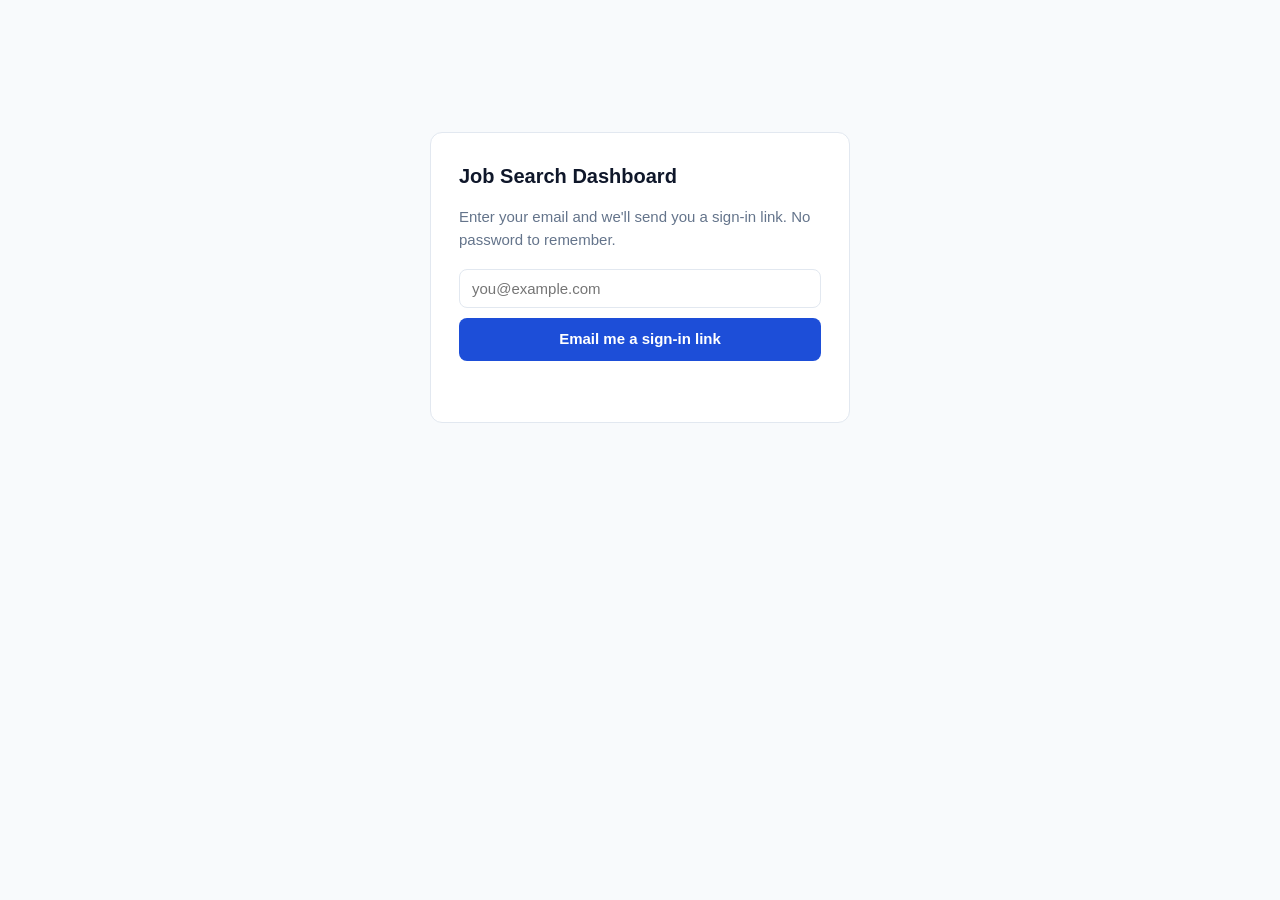
<file: index.html>
<!DOCTYPE html>
<html lang="en">
  <head>
    <meta charset="utf-8" />
    <meta name="viewport" content="width=device-width, initial-scale=1" />
    <meta name="robots" content="noindex, nofollow" />
    <!-- Inline so there is no favicon request to 404 on, and no extra file to serve. -->
    <link rel="icon" href="data:image/svg+xml,%3Csvg xmlns='http://www.w3.org/2000/svg' viewBox='0 0 16 16'%3E%3Crect width='16' height='16' rx='3' fill='%231d4ed8'/%3E%3C/svg%3E" />
    <title>Job Search Dashboard</title>
    <link rel="stylesheet" href="styles.css" />
  </head>
  <body>
    <main class="wrap">
      <!-- Sign-in view -->
      <section id="view-auth" class="card auth" hidden>
        <h1>Job Search Dashboard</h1>
        <p class="muted">
          Enter your email and we'll send you a sign-in link. No password to remember.
        </p>
        <form id="auth-form" autocomplete="on">
          <label class="sr-only" for="email">Email address</label>
          <input
            id="email"
            name="email"
            type="email"
            inputmode="email"
            autocomplete="email"
            placeholder="you@example.com"
            required
          />
          <button id="auth-submit" type="submit">Email me a sign-in link</button>
        </form>
        <p id="auth-msg" class="msg" role="status" aria-live="polite"></p>
      </section>

      <!-- Loading view -->
      <section id="view-loading" class="card centered" hidden>
        <p class="muted">Loading…</p>
      </section>

      <!-- Dashboard view -->
      <section id="view-app" hidden>
        <header class="topbar">
          <h1>Job Search Dashboard</h1>
          <div class="topbar-right">
            <span id="who" class="muted"></span>
            <button id="signout" class="link-btn" type="button">Sign out</button>
          </div>
        </header>

        <div id="stats" class="stats"></div>

        <div class="filters">
          <label class="sr-only" for="q">Search</label>
          <input id="q" type="search" placeholder="Search company or role…" />
          <div id="status-filters" class="chips"></div>
        </div>

        <div class="tablewrap">
          <table id="apps">
            <thead>
              <tr>
                <th>Company</th>
                <th>Role</th>
                <th>Status</th>
                <th>Date</th>
                <th class="num">Fit</th>
                <th>Documents</th>
              </tr>
            </thead>
            <tbody id="apps-body"></tbody>
          </table>
          <p id="empty" class="muted centered" hidden>No applications match this filter.</p>
        </div>

        <p id="app-msg" class="msg" role="status" aria-live="polite"></p>
        <footer class="foot muted">
          Documents open as short-lived private links. Nothing here is public.
        </footer>
      </section>
    </main>

    <script src="vendor/supabase.js"></script>
    <script src="config.js"></script>
    <script src="app.js"></script>
  </body>
</html>
</file>
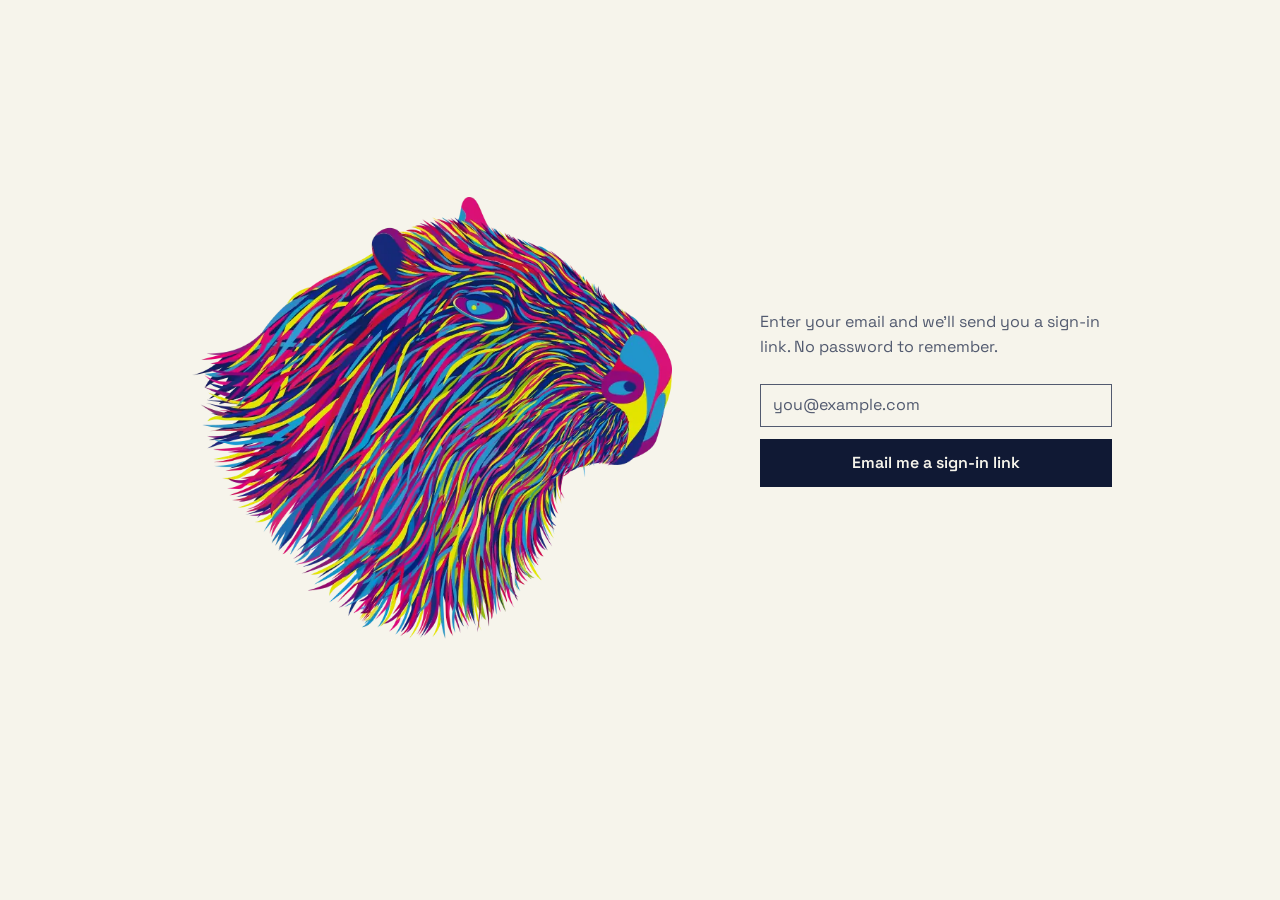
<file: public/index.html>
<!DOCTYPE html>
<html lang="en">
  <head>
    <meta charset="utf-8" />
    <meta name="viewport" content="width=device-width, initial-scale=1" />
    <meta name="robots" content="noindex, nofollow" />
    <meta name="color-scheme" content="light dark" />
    <!-- Inline so there is no favicon request to 404 on, and no extra file to serve. -->
    <link
      rel="icon"
      href="data:image/svg+xml,%3Csvg xmlns='http://www.w3.org/2000/svg' viewBox='0 0 16 16'%3E%3Crect width='16' height='16' fill='%230c1854'/%3E%3Crect x='3' y='3' width='10' height='10' fill='%23d8e400'/%3E%3C/svg%3E"
    />
    <title>Chigüire</title>
    <!-- The two faces the dashboard renders first: body text and the ledger data. The
         remaining weights load normally.

         The console will warn that the mono preload went unused. That is correct and
         intended: the sign-in screen has no figures on it, so mono 400 is genuinely
         idle there. Sign-in and dashboard are the same document, so by the time the
         magic link lands the face is already warm, which is when the ledger needs it.
         One idle request on a screen that fetches almost nothing buys that. -->
    <link
      rel="preload"
      href="fonts/space-grotesk-400-latin.woff2"
      as="font"
      type="font/woff2"
      crossorigin
    />
    <link
      rel="preload"
      href="fonts/jetbrains-mono-400-latin.woff2"
      as="font"
      type="font/woff2"
      crossorigin
    />
    <link rel="stylesheet" href="styles.css" />
  </head>
  <body>
    <a class="skip" href="#main">Skip to content</a>

    <!-- Sign-in view -->
    <main id="view-auth" class="wrap auth" hidden>
      <!-- The poster is the heading. Its alt text is the only place the word
           "Chigüire" appears on this screen. -->
      <h1 class="auth-mark-wrap">
        <img
          class="auth-mark"
          src="img/chiguire.webp"
          alt="Chigüire"
          width="680"
          height="625"
          decoding="async"
        />
      </h1>
      <div>
        <p>Enter your email and we'll send you a sign-in link. No password to remember.</p>
        <form id="auth-form" autocomplete="on">
          <label class="sr-only" for="email">Email address</label>
          <input
            id="email"
            name="email"
            type="email"
            inputmode="email"
            autocomplete="email"
            placeholder="you@example.com"
            required
          />
          <button id="auth-submit" class="btn" type="submit">Email me a sign-in link</button>
        </form>
        <p id="auth-msg" class="msg" role="status" aria-live="polite"></p>
      </div>
    </main>

    <!-- Loading view -->
    <div id="view-loading" class="wrap loading" hidden>
      <p class="t-label">Loading</p>
    </div>

    <!-- Dashboard view -->
    <div id="view-app" hidden>
      <header class="wrap masthead">
        <!--
          The h1 is the artwork. No wordmark: the drawing is the name, and a private
          dashboard has nobody to introduce itself to. The alt text is what carries
          "Chigüire" into the accessibility tree and the document outline, so it is
          the one place the word still has to exist.

          A 192px copy rather than the sign-in artwork, which is 100 KB and would be
          a poor trade for a 48px mark on a phone.
        -->
        <h1 class="masthead-mark">
          <img
            class="mast-mark"
            src="img/chiguire-mark.webp"
            alt="Chigüire"
            width="192"
            height="176"
            decoding="async"
          />
        </h1>
        <div class="masthead-right">
          <span id="who" class="muted"></span>
          <button id="signout" class="act" type="button">Sign out</button>
        </div>
      </header>

      <main id="main" class="wrap">
        <!-- Band 0: what the search has turned up. Scored but not written up — no
             documents exist yet, so there is nothing to open and nothing to send.
             It leads because on most days it is the only band with anything in it. -->
        <section class="band" id="shortlist-band" aria-labelledby="shortlist-h">
          <div class="band-head">
            <h2 id="shortlist-h">Worth a look</h2>
            <span id="shortlist-count" class="band-count"></span>
          </div>
          <p class="band-note">
            Ranked postings, best score first. Open the posting to read it; nothing has
            been drafted for these yet.
          </p>
          <div class="band-tools" id="shortlist-tools">
            <label class="sr-only" for="sq">Search company or role</label>
            <input id="sq" type="search" placeholder="Search company or role…" />
          </div>
          <ol class="queue-list" id="shortlist-list"></ol>
          <p id="shortlist-empty" class="empty" hidden>
            Nothing ranked yet. Postings show up here once they have been scored.
          </p>
        </section>

        <!-- Band 1: what is waiting on her. -->
        <section class="band" id="queue-band" aria-labelledby="queue-h">
          <div class="band-head">
            <h2 id="queue-h">Ready to send</h2>
            <span id="queue-count" class="band-count"></span>
          </div>
          <p class="band-note">
            Drafted packages, best fit first. Read the documents, then mark it sent or put
            it on hold.
          </p>
          <!-- A list, not a table. Five drafted packages are five decisions taken one at a
               time, not rows compared across columns, and as a table the two columns that
               read the same on every record (documents, actions) took a third of the width
               while the company and role wrapped. The history band below stays a table,
               where comparing across records is the whole point. -->
          <ol class="queue-list" id="queue-list"></ol>
          <p id="queue-empty" class="empty" hidden>
            Nothing drafted right now. New packages show up here as they're built.
          </p>
        </section>

        <!-- Band 2: what has already gone out. -->
        <section class="band" id="history-band" aria-labelledby="history-h">
          <div class="band-head">
            <h2 id="history-h">Out in the world</h2>
            <span id="history-count" class="band-count"></span>
          </div>
          <p class="band-note" id="history-note">Everything sent, most recent first.</p>

          <div class="band-tools" id="history-tools">
            <label class="sr-only" for="q">Search company or role</label>
            <input id="q" type="search" placeholder="Search company or role…" />
            <div
              id="status-filters"
              class="chips"
              role="group"
              aria-label="Filter by status"
            ></div>
          </div>

          <table class="ledger" id="history">
            <thead>
              <tr>
                <th scope="col">Company</th>
                <th scope="col">Role</th>
                <th scope="col">Status</th>
                <th scope="col">Last moved</th>
                <th scope="col" class="num">Fit</th>
                <th scope="col">Documents</th>
                <th scope="col">Feedback</th>
              </tr>
            </thead>
            <tbody id="history-body"></tbody>
          </table>
          <p id="history-empty" class="empty" hidden></p>
        </section>

        <!-- Band 3: the shape of the search. Drafts are excluded from every figure
             here, which is exactly why it sits under the history band and not in
             the page header. -->
        <section class="band" id="rates-band" aria-labelledby="rates-h">
          <div class="band-head">
            <h2 id="rates-h">Where it stands</h2>
          </div>
          <div id="rates" class="rates"></div>
        </section>

        <p id="app-msg" class="msg" role="status" aria-live="polite"></p>

        <footer class="foot">
          Documents open as short-lived private links. Nothing here is public. Marking
          something sent records a note for review; the status updates once that has been
          picked up.
        </footer>
      </main>
    </div>

    <script src="vendor/supabase.js"></script>
    <script src="config.js"></script>
    <script src="app.js"></script>
  </body>
</html>
</file>
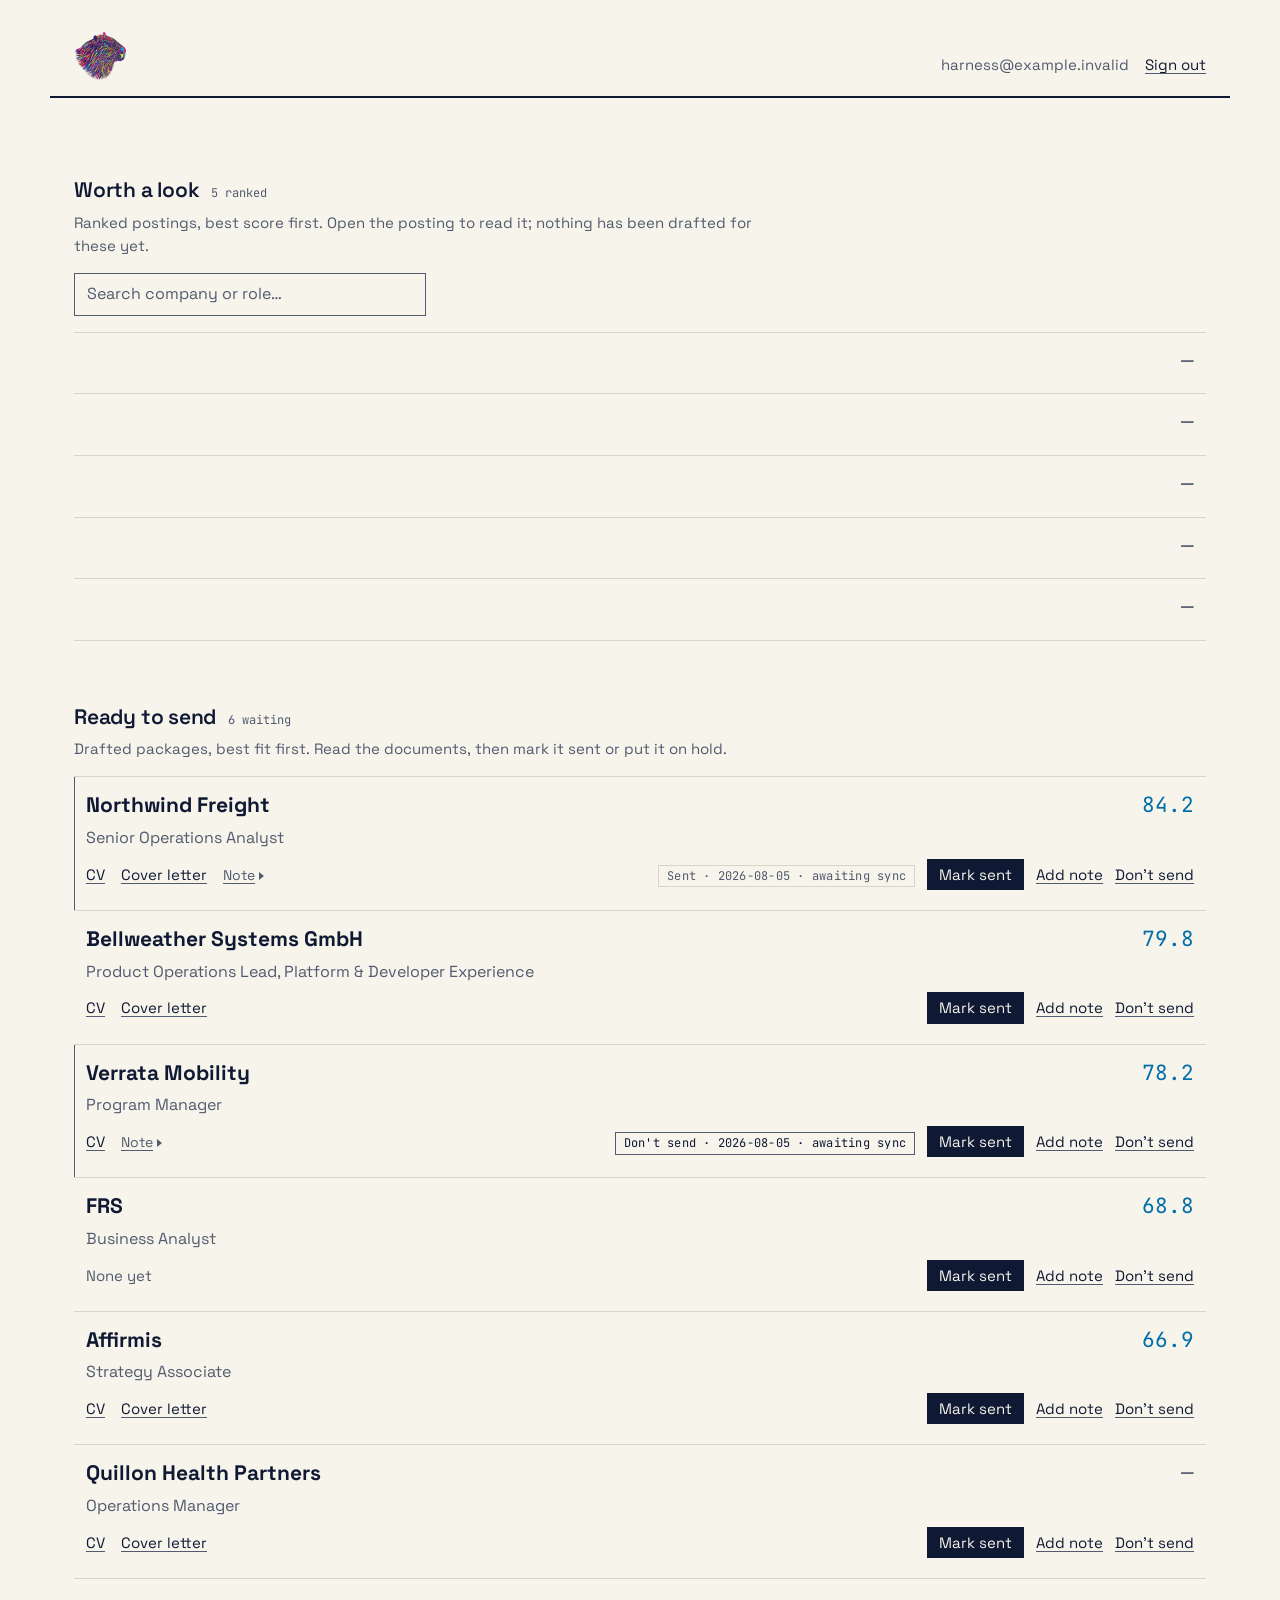
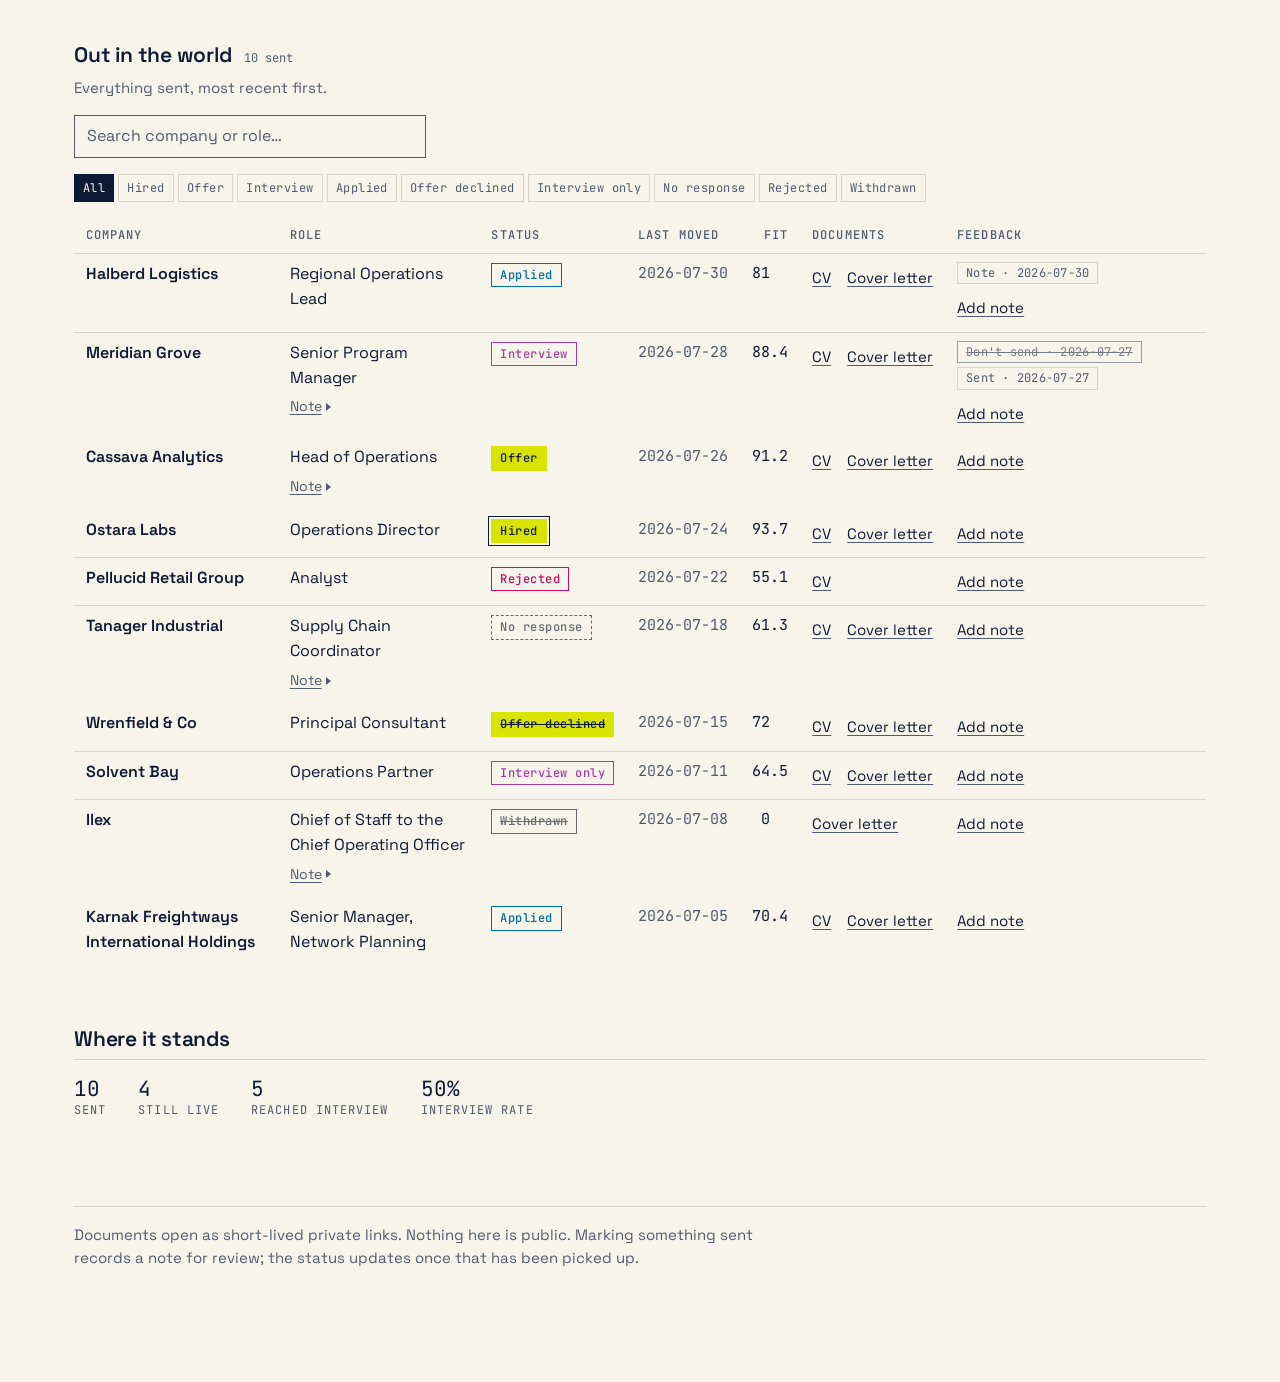
<file: dev/harness.html>
<!doctype html>
<!--
  Local render harness. Loads the real styles.css and app.js against fixture data,
  so the ledger can be looked at without a Supabase session.

  This exists because the dashboard was once redesigned end to end and shipped
  without anyone ever seeing the table with rows in it. Every browser check hit the
  sign-in screen, because that is all an unauthenticated page will show you. Run
  this before claiming a visual change is done.

  It lives outside public/ and is therefore never uploaded to Cloudflare. It holds
  no real data and no keys: the Supabase client is replaced wholesale, so nothing
  here can reach a live project even by accident.

    python3 -m http.server 8788      # from the repository root
    open http://localhost:8788/dev/harness.html

  Query string:
    ?empty      zero applications (the off-allowlist / new-account state)
    ?today      the everyday shape: all drafted, all noted, long roles, empty history
    ?error      the applications query fails
    ?offline    the transport rejects
    ?auth       the signed-out view
-->
<html lang="en">
  <head>
    <meta charset="utf-8" />
    <meta name="viewport" content="width=device-width, initial-scale=1" />
    <title>Chigüire — render harness</title>
    <link rel="stylesheet" href="../public/styles.css" />
    <script src="fixtures.js"></script>
    <script>
      (function () {
        'use strict';
        var q = window.location.search;
        var has = function (k) { return q.indexOf(k) !== -1; };

        window.APP_CONFIG = {
          SUPABASE_URL: 'https://harness.invalid',
          SUPABASE_PUBLISHABLE_KEY: 'harness',
          BUCKET: 'harness',
        };

        var apps = has('empty') ? []
          : has('today') ? window.FIXTURES.today.slice()
          : window.FIXTURES.applications.slice();
        // The real query orders by fit descending, nulls last. Reproduced here so the
        // queue band's "best fit first" claim is actually exercised by the harness.
        apps.sort(function (a, b) {
          if (a.fit_rating === null) return 1;
          if (b.fit_rating === null) return -1;
          return b.fit_rating - a.fit_rating;
        });

        var signals = window.FIXTURES.viewer_signals.slice();
        var nextId = 100;

        function result(table) {
          if (has('offline')) return Promise.reject(new Error('Failed to fetch'));
          if (has('error') && table === 'applications') {
            return Promise.resolve({ data: null, error: { message: 'permission denied for table applications' } });
          }
          return Promise.resolve({
            data: table === 'applications' ? apps : signals,
            error: null,
          });
        }

        // Chainable stub: select / order / insert all return the builder, and the
        // builder is a thenable, so it works wherever the real client is awaited.
        function builder(table) {
          var pending = null;
          var b = {
            select: function () { return b; },
            order: function () { return b; },
            insert: function (row) {
              pending = {
                id: 's' + nextId++,
                application_id: row.application_id,
                kind: row.kind,
                note: row.note || null,
                created_at: new Date().toISOString(),
                processed_at: null,
              };
              signals.push(pending);
              return b;
            },
            then: function (ok, bad) {
              var p = pending
                ? Promise.resolve({ data: [pending], error: null })
                : result(table);
              return p.then(ok, bad);
            },
            catch: function (bad) { return b.then(null, bad); },
          };
          return b;
        }

        var session = { user: { email: 'harness@example.invalid' } };

        window.supabase = {
          createClient: function () {
            return {
              from: builder,
              auth: {
                getSession: function () {
                  return Promise.resolve({ data: { session: has('auth') ? null : session } });
                },
                onAuthStateChange: function () {},
                signInWithOtp: function () { return Promise.resolve({ error: null }); },
                signOut: function () { return Promise.resolve({}); },
              },
              storage: {
                from: function () {
                  return {
                    createSignedUrl: function () {
                      return Promise.resolve({
                        data: null,
                        error: { message: 'harness: no storage bucket' },
                      });
                    },
                  };
                },
              },
            };
          },
        };
      })();
    </script>
  </head>
  <body>
    <!--
      index.html's body is injected at runtime rather than duplicated here, so the
      harness cannot drift from the page it is meant to be testing.
    -->
    <script>
      fetch('../public/index.html')
        .then(function (r) { return r.text(); })
        .then(function (html) {
          var doc = new DOMParser().parseFromString(html, 'text/html');
          // Rewrite the one relative asset reference so it resolves from /dev/.
          Array.prototype.forEach.call(doc.querySelectorAll('img[src]'), function (img) {
            img.setAttribute('src', '../public/' + img.getAttribute('src'));
          });
          document.body.innerHTML = doc.body.innerHTML;
          var s = document.createElement('script');
          s.src = '../public/app.js';
          document.body.appendChild(s);
        });
    </script>
  </body>
</html>
</file>
<file: styles.css>
:root {
  --bg: #f8fafc;
  --card: #ffffff;
  --ink: #0f172a;
  --muted: #64748b;
  --line: #e2e8f0;
  --accent: #1d4ed8;
  /* Status palette — mirrors /html-report. Draft is deliberately muted so an
     unsent package never reads as progress. */
  --s-drafted: #94a3b8;
  --s-applied: #3b82f6;
  --s-interview: #8b5cf6;
  --s-offer: #10b981;
  --s-hired: #059669;
  --s-rejected: #ef4444;
  --s-no_response: #cbd5e1;
  --s-withdrawn: #a1a1aa;
}

* { box-sizing: border-box; }

body {
  margin: 0;
  background: var(--bg);
  color: var(--ink);
  font: 15px/1.5 -apple-system, BlinkMacSystemFont, "Segoe UI", Roboto, Helvetica, Arial, sans-serif;
}

.wrap { max-width: 1100px; margin: 0 auto; padding: 24px 16px 64px; }
.centered { text-align: center; }
.muted { color: var(--muted); }
.sr-only {
  position: absolute; width: 1px; height: 1px; padding: 0; margin: -1px;
  overflow: hidden; clip: rect(0 0 0 0); white-space: nowrap; border: 0;
}

.card {
  background: var(--card);
  border: 1px solid var(--line);
  border-radius: 12px;
  padding: 28px;
}

.auth { max-width: 420px; margin: 12vh auto 0; }
.auth h1 { margin: 0 0 8px; font-size: 20px; }
.auth form { display: flex; flex-direction: column; gap: 10px; margin-top: 18px; }

input[type="email"], input[type="search"] {
  width: 100%;
  padding: 10px 12px;
  border: 1px solid var(--line);
  border-radius: 8px;
  font-size: 15px;
  background: #fff;
  color: var(--ink);
}
input:focus-visible, button:focus-visible {
  outline: 2px solid var(--accent);
  outline-offset: 2px;
}

button {
  font: inherit;
  cursor: pointer;
  border-radius: 8px;
}
#auth-submit {
  padding: 10px 12px;
  border: 0;
  background: var(--accent);
  color: #fff;
  font-weight: 600;
}
#auth-submit[disabled] { opacity: 0.6; cursor: default; }

.link-btn {
  border: 0; background: none; color: var(--accent); padding: 0; text-decoration: underline;
}

.msg { min-height: 1.4em; margin: 14px 0 0; font-size: 14px; }
.msg.err { color: #b91c1c; }
.msg.ok { color: #047857; }

.topbar {
  display: flex; align-items: baseline; justify-content: space-between;
  gap: 12px; flex-wrap: wrap; margin-bottom: 20px;
}
.topbar h1 { margin: 0; font-size: 20px; }
.topbar-right { display: flex; gap: 12px; align-items: baseline; font-size: 14px; }

.stats { display: grid; grid-template-columns: repeat(auto-fit, minmax(130px, 1fr)); gap: 12px; }
.stat {
  background: var(--card); border: 1px solid var(--line); border-radius: 10px; padding: 14px;
}
.stat .n { font-size: 24px; font-weight: 700; }
.stat .l { font-size: 12px; text-transform: uppercase; letter-spacing: 0.04em; color: var(--muted); }

.filters { display: flex; gap: 12px; flex-wrap: wrap; align-items: center; margin: 22px 0 12px; }
.filters input[type="search"] { max-width: 320px; }
.chips { display: flex; gap: 6px; flex-wrap: wrap; }
.chip {
  border: 1px solid var(--line); background: #fff; color: var(--muted);
  padding: 5px 10px; font-size: 13px;
}
.chip[aria-pressed="true"] { background: var(--ink); color: #fff; border-color: var(--ink); }

.tablewrap {
  background: var(--card); border: 1px solid var(--line); border-radius: 12px; overflow-x: auto;
}
table { width: 100%; border-collapse: collapse; font-size: 14px; }
th, td { text-align: left; padding: 11px 14px; border-bottom: 1px solid var(--line); vertical-align: top; }
th { font-size: 12px; text-transform: uppercase; letter-spacing: 0.04em; color: var(--muted); }
tbody tr:last-child td { border-bottom: 0; }
.num { text-align: right; }
td.num { text-align: right; font-variant-numeric: tabular-nums; }

.badge {
  display: inline-block; padding: 2px 8px; border-radius: 999px;
  font-size: 12px; font-weight: 600; color: #fff; white-space: nowrap;
}

.doc {
  display: inline-block; margin-right: 8px; color: var(--accent);
  background: none; border: 0; padding: 0; text-decoration: underline; font-size: 14px;
}
.doc[disabled] { color: var(--muted); text-decoration: none; cursor: default; }

.foot { margin-top: 18px; font-size: 13px; }

@media (prefers-color-scheme: dark) {
  :root { --bg: #0b1120; --card: #111827; --ink: #e5e7eb; --muted: #94a3b8; --line: #1f2937; --accent: #60a5fa; }
  input[type="email"], input[type="search"], .chip { background: #0b1120; color: var(--ink); }
  .chip[aria-pressed="true"] { background: var(--ink); color: #0b1120; }
  #auth-submit { color: #0b1120; }
}
</file>
<file: public/styles.css>
/* Chigüire — the Screenprint Ledger.
 *
 * A record kept on warm bone paper and printed in four saturated inks sampled from
 * the artwork. Flat by construction: no gradients, no shadows, no simulated depth,
 * no rounded corners. See DESIGN.md at the repo root for the system and its rules.
 *
 * Every status colour below is verified at WCAG 2.2 AA against the *sunk* ground
 * (--bg-sunk), not the page ground, because rows with pending feedback sit on the
 * sunk ground and that is the stricter case. Passing there implies passing on the
 * page ground too, since paper is lighter than sunk and raised is lighter than night.
 */

/* ---------- fonts ---------- */
/* Self-hosted, woff2 only, no third-party CDN: this is a private dashboard and it
   should not phone anywhere it does not have to. */

@font-face {
  font-family: 'Space Grotesk';
  font-style: normal;
  font-weight: 400;
  font-display: swap;
  src: url('fonts/space-grotesk-400-latin.woff2') format('woff2');
  unicode-range: U+0000-00FF, U+0131, U+0152-0153, U+02BB-02BC, U+02C6, U+02DA,
    U+02DC, U+0304, U+0308, U+0329, U+2000-206F, U+20AC, U+2122, U+2191, U+2193,
    U+2212, U+2215, U+FEFF, U+FFFD;
}
@font-face {
  font-family: 'Space Grotesk';
  font-style: normal;
  font-weight: 400;
  font-display: swap;
  src: url('fonts/space-grotesk-400-latin-ext.woff2') format('woff2');
  unicode-range: U+0100-02BA, U+02BD-02C5, U+02C7-02CC, U+02CE-02D7, U+02DD-02FF,
    U+1D00-1DBF, U+1E00-1E9F, U+1EF2-1EFF, U+2020, U+20A0-20AB, U+20AD-20C0,
    U+2113, U+2C60-2C7F, U+A720-A7FF;
}
@font-face {
  font-family: 'Space Grotesk';
  font-style: normal;
  font-weight: 600;
  font-display: swap;
  src: url('fonts/space-grotesk-600-latin.woff2') format('woff2');
  unicode-range: U+0000-00FF, U+0131, U+0152-0153, U+02BB-02BC, U+02C6, U+02DA,
    U+02DC, U+0304, U+0308, U+0329, U+2000-206F, U+20AC, U+2122, U+2191, U+2193,
    U+2212, U+2215, U+FEFF, U+FFFD;
}
@font-face {
  font-family: 'Space Grotesk';
  font-style: normal;
  font-weight: 600;
  font-display: swap;
  src: url('fonts/space-grotesk-600-latin-ext.woff2') format('woff2');
  unicode-range: U+0100-02BA, U+02BD-02C5, U+02C7-02CC, U+02CE-02D7, U+02DD-02FF,
    U+1D00-1DBF, U+1E00-1E9F, U+1EF2-1EFF, U+2020, U+20A0-20AB, U+20AD-20C0,
    U+2113, U+2C60-2C7F, U+A720-A7FF;
}
@font-face {
  font-family: 'Space Grotesk';
  font-style: normal;
  font-weight: 700;
  font-display: swap;
  src: url('fonts/space-grotesk-700-latin.woff2') format('woff2');
  unicode-range: U+0000-00FF, U+0131, U+0152-0153, U+02BB-02BC, U+02C6, U+02DA,
    U+02DC, U+0304, U+0308, U+0329, U+2000-206F, U+20AC, U+2122, U+2191, U+2193,
    U+2212, U+2215, U+FEFF, U+FFFD;
}
@font-face {
  font-family: 'Space Grotesk';
  font-style: normal;
  font-weight: 700;
  font-display: swap;
  src: url('fonts/space-grotesk-700-latin-ext.woff2') format('woff2');
  unicode-range: U+0100-02BA, U+02BD-02C5, U+02C7-02CC, U+02CE-02D7, U+02DD-02FF,
    U+1D00-1DBF, U+1E00-1E9F, U+1EF2-1EFF, U+2020, U+20A0-20AB, U+20AD-20C0,
    U+2113, U+2C60-2C7F, U+A720-A7FF;
}
@font-face {
  font-family: 'JetBrains Mono';
  font-style: normal;
  font-weight: 400;
  font-display: swap;
  src: url('fonts/jetbrains-mono-400-latin.woff2') format('woff2');
  unicode-range: U+0000-00FF, U+0131, U+0152-0153, U+02BB-02BC, U+02C6, U+02DA,
    U+02DC, U+0304, U+0308, U+0329, U+2000-206F, U+20AC, U+2122, U+2191, U+2193,
    U+2212, U+2215, U+FEFF, U+FFFD;
}
@font-face {
  font-family: 'JetBrains Mono';
  font-style: normal;
  font-weight: 400;
  font-display: swap;
  src: url('fonts/jetbrains-mono-400-latin-ext.woff2') format('woff2');
  unicode-range: U+0100-02BA, U+02BD-02C5, U+02C7-02CC, U+02CE-02D7, U+02DD-02FF,
    U+1D00-1DBF, U+1E00-1E9F, U+1EF2-1EFF, U+2020, U+20A0-20AB, U+20AD-20C0,
    U+2113, U+2C60-2C7F, U+A720-A7FF;
}
@font-face {
  font-family: 'JetBrains Mono';
  font-style: normal;
  font-weight: 500;
  font-display: swap;
  src: url('fonts/jetbrains-mono-500-latin.woff2') format('woff2');
  unicode-range: U+0000-00FF, U+0131, U+0152-0153, U+02BB-02BC, U+02C6, U+02DA,
    U+02DC, U+0304, U+0308, U+0329, U+2000-206F, U+20AC, U+2122, U+2191, U+2193,
    U+2212, U+2215, U+FEFF, U+FFFD;
}
@font-face {
  font-family: 'JetBrains Mono';
  font-style: normal;
  font-weight: 500;
  font-display: swap;
  src: url('fonts/jetbrains-mono-500-latin-ext.woff2') format('woff2');
  unicode-range: U+0100-02BA, U+02BD-02C5, U+02C7-02CC, U+02CE-02D7, U+02DD-02FF,
    U+1D00-1DBF, U+1E00-1E9F, U+1EF2-1EFF, U+2020, U+20A0-20AB, U+20AD-20C0,
    U+2113, U+2C60-2C7F, U+A720-A7FF;
}

/* ---------- tokens ---------- */

:root {
  /* Inks sampled from the artwork. Primitives — don't reference these in rules. */
  --paper: #f6f4eb;
  --paper-sunk: #edeade;
  --paper-ink: #101934;
  --paper-muted: #525a6f;
  --paper-rule: #d7d4ca;
  --night: #080f24;
  --night-raised: #111d47;
  --night-ink: #eae8df;
  --night-muted: #9ea4b5;
  --night-rule: #28324d;
  --acid: #d8e400;

  /* Semantic layer. Only these get redefined for the night theme. */
  --bg: var(--paper);
  --bg-sunk: var(--paper-sunk);
  --fg: var(--paper-ink);
  --fg-muted: var(--paper-muted);
  --line: var(--paper-rule);
  /* Fit reuses the status cyan rather than adding a value: no fifth ink, and no second
     shade of an existing one. The two never share a band — the queue has no status
     badges (everything in it is drafted) and in the history band fit is a grey
     footnote — so cyan reads as one ink doing two jobs in two places, not two inks.
     Measured as text: 5.02:1 on paper, 5.36:1 on night. */
  --fit: var(--st-applied);

  --st-drafted: #646975;
  --st-applied: #006ea8;
  --st-interview: #a93c9b;
  --st-interview_only: #a93c9b;
  --st-rejected: #cd0d5b;
  --st-no_response: #666970;
  --st-withdrawn: #66696f;
  /* Offer, Offer declined and Hired are acid fill with ink on top — 12.40:1 — and
     are the only three states that carry acid. See the Acid Reserve Rule. */

  /* 4pt spacing scale. */
  --s-1: 4px;
  --s-2: 8px;
  --s-3: 12px;
  --s-4: 16px;
  --s-6: 24px;
  --s-8: 32px;
  --s-12: 48px;
  --s-16: 64px;
  --s-24: 96px;

  /* Five type sizes, ratios 1.75 / 1.52 / 1.31 / 1.33. */
  --t-display: 3.5rem;
  --t-headline: 2rem;
  --t-title: 1.3125rem;
  --t-body: 1rem;
  --t-label: 0.75rem;

  --grotesk: 'Space Grotesk', ui-sans-serif, system-ui, sans-serif;
  --mono: 'JetBrains Mono', ui-monospace, 'SF Mono', Menlo, Consolas, monospace;

  --ease: cubic-bezier(0.22, 1, 0.36, 1); /* ease-out-quint */
}

@media (prefers-color-scheme: dark) {
  :root {
    --bg: var(--night);
    --bg-sunk: var(--night-raised);
    --fg: var(--night-ink);
    --fg-muted: var(--night-muted);
    --line: var(--night-rule);
    /* --fit follows --st-applied and needs no night value of its own. */

    --st-drafted: #858894;
    --st-applied: #2090cb;
    --st-interview: #cb5ebd;
    --st-interview_only: #cb5ebd;
    --st-rejected: #f4427a;
    --st-no_response: #85888f;
    --st-withdrawn: #85888e;
  }
}

/* ---------- base ---------- */

*,
*::before,
*::after {
  box-sizing: border-box;
}

html {
  color-scheme: light dark;
}

/* The narrow breakpoint re-declares `display` on tables, rows and cells, which would
   otherwise beat the UA stylesheet's [hidden] rule. */
[hidden] {
  display: none !important;
}

body {
  margin: 0;
  background: var(--bg);
  color: var(--fg);
  font-family: var(--grotesk);
  font-size: var(--t-body);
  line-height: 1.55;
  padding-left: env(safe-area-inset-left);
  padding-right: env(safe-area-inset-right);
}

/* Left unstyled, the browser default is a blue that belongs to no part of this
   palette, and it turns up constantly because selecting a company name to paste
   into a search is a thing she actually does. Acid ground under paper ink is the
   same pairing the offer badge uses, and it is fixed rather than theme-derived for
   the same reason the badge is: acid is only ever a ground. */
::selection {
  background: var(--acid);
  color: var(--paper-ink);
}

/* Light text on a dark ground blooms and reads heavier than it measures. Open the
   leading and tracking slightly rather than reaching for a lighter weight. */
@media (prefers-color-scheme: dark) {
  body {
    line-height: 1.62;
    letter-spacing: 0.008em;
  }
}

h1,
h2 {
  margin: 0;
  font-weight: 700;
  line-height: 1.15;
  text-wrap: balance;
}

p {
  margin: 0;
}

.wrap {
  max-width: 1180px;
  margin: 0 auto;
}
/* Zero specificity so component classes (.masthead, .loading) can override a single
   edge without having to restate the whole shorthand at every breakpoint. */
:where(.wrap) {
  padding: var(--s-8) var(--s-6) var(--s-24);
}

.sr-only {
  position: absolute;
  width: 1px;
  height: 1px;
  padding: 0;
  margin: -1px;
  overflow: hidden;
  clip-path: inset(50%);
  white-space: nowrap;
  border: 0;
}

.skip {
  position: absolute;
  left: var(--s-3);
  top: -4rem;
  z-index: 10;
  background: var(--fg);
  color: var(--bg);
  padding: var(--s-2) var(--s-3);
  font-weight: 600;
  text-decoration: none;
  transition: top 120ms var(--ease);
}
.skip:focus {
  top: var(--s-3);
}

:where(a, button, input, textarea, summary):focus-visible {
  outline: 2px solid var(--fg);
  outline-offset: 2px;
}

.muted {
  color: var(--fg-muted);
}

/* ---------- type roles ---------- */

.t-label {
  font-family: var(--mono);
  font-size: var(--t-label);
  font-weight: 500;
  letter-spacing: 0.09em;
  text-transform: uppercase;
  color: var(--fg-muted);
}

/* Mono runs optically larger than the grotesk at the same nominal size. The 0.94
   step is an optical size-match, not a sixth step in the scale. It is declared at
   each site rather than through a shared class because the three that use it
   (td.num, .cell-date, .noteform .count) each pair it with different colour and
   alignment, and a utility class would have been overridden at all three. */

/* ---------- controls ---------- */

button {
  font: inherit;
  color: inherit;
  cursor: pointer;
  border-radius: 0;
}

.btn {
  background: var(--fg);
  color: var(--bg);
  border: 0;
  padding: var(--s-3) var(--s-4);
  font-weight: 600;
  transition: background-color 160ms var(--ease);
}
.btn:hover {
  background: var(--fg-muted);
}
.btn[disabled] {
  background: var(--fg-muted);
  cursor: default;
}

/* Text-level action. Underlined, so it is never a colour-only affordance — but the
   underline is drawn in the muted ink rather than the text colour. A ledger row
   carries five of these, so at full strength a six-row table puts thirty hard
   underlines on screen and the actual content loses. It firms up to the text colour
   on hover and focus, where the question is actually being asked.

   Muted rather than the rule colour, which was the first attempt: --line lands at
   1.23:1 on the sunk ground, and this underline is the only thing marking these as
   controls, so it has to clear the 3:1 in WCAG 1.4.11 on its own. --fg-muted is
   6.09:1 on paper and 6.53:1 on the night sunk ground. */
.act {
  position: relative;
  background: none;
  border: 0;
  padding: var(--s-1) 0;
  margin: 0;
  font-size: 0.9375rem;
  text-align: left;
  text-decoration: underline;
  text-decoration-color: var(--fg-muted);
  text-underline-offset: 3px;
  text-decoration-thickness: 1px;
  transition: text-decoration-color 120ms var(--ease);
}
.act:hover,
.act:focus-visible {
  text-decoration-color: currentColor;
}
.act:disabled {
  text-decoration: none;
}
.act::before {
  /* Keeps the visible mark small while the hit target stays comfortable. Vertical
     growth is capped at half the 4px gap between stacked actions: at the -12px it
     started out as, "CV" and "Cover letter" overlapped by 20px and a tap just under
     CV opened the cover letter instead. 35 x 35 still clears the 24px minimum. */
  content: '';
  position: absolute;
  inset: -2px -8px;
}
.act:hover {
  text-decoration-thickness: 2px;
}
.act[disabled] {
  color: var(--fg-muted);
  text-decoration: none;
  cursor: default;
}
.act[disabled]::before {
  content: none;
}

/* The primary action. Everything on a record was an underline of identical weight, so
   the thing she opened the page to do looked exactly like the thing that withdraws it.
   Filled ground, no underline: the affordance is the block, and it is the only filled
   control on the page, so there is never a question which one is primary.
   Ink on the page ground rather than acid — acid is reserved for Offer, Offer declined
   and Hired, and an action she takes twenty times a day must not wear an outcome's
   colour. Contrast is --bg on --fg, which is the body pairing inverted. */
.act-primary {
  padding: var(--s-1) var(--s-3);
  background: var(--fg);
  color: var(--bg);
  text-decoration: none;
  font-weight: 500;
}
.act-primary:hover,
.act-primary:focus-visible {
  text-decoration: none;
  background: var(--fit);
  color: var(--bg);
}
/* The hit-target expander is unnecessary once the control has real padding, and it
   would extend the invisible target past the visible block. */
.act-primary::before {
  content: none;
}
.act-primary[disabled] {
  background: var(--fg-muted);
  color: var(--bg);
}

input[type='email'],
input[type='search'],
textarea {
  width: 100%;
  font: inherit;
  color: var(--fg);
  background: transparent;
  border: 1px solid var(--fg-muted);
  border-radius: 0;
  padding: var(--s-2) var(--s-3);
}
textarea {
  font-size: 0.9375rem;
  resize: vertical;
}
::placeholder {
  color: var(--fg-muted);
  opacity: 1;
}

.chips {
  display: flex;
  gap: var(--s-1);
  flex-wrap: wrap;
}

.chip {
  font-family: var(--mono);
  font-size: var(--t-label);
  letter-spacing: 0.04em;
  background: transparent;
  color: var(--fg-muted);
  border: 1px solid var(--line);
  padding: var(--s-1) var(--s-2);
  transition: color 140ms var(--ease), border-color 140ms var(--ease);
}
.chip:hover {
  color: var(--fg);
  border-color: var(--fg-muted);
}
.chip[aria-pressed='true'] {
  background: var(--fg);
  color: var(--bg);
  border-color: var(--fg);
}

/* ---------- masthead ---------- */

.masthead {
  display: flex;
  align-items: flex-end;
  justify-content: space-between;
  gap: var(--s-4);
  flex-wrap: wrap;
  padding-bottom: var(--s-4);
  border-bottom: 2px solid var(--fg);
  margin-bottom: var(--s-12);
}
/* The h1 is the artwork, so it needs none of the heading type rules — it has no text
   node. Only the UA margin has to go, so the mark sits on the 2px rule the way the
   sign-out row does. The image inside is display:block, which is what keeps the h1
   from adding line leading around it. */
.masthead-mark {
  margin: 0;
}
/* The mark, not wallpaper, and now carrying the masthead alone. 3rem rather than the
   2.5rem it sat at beside a wordmark: with the word gone it is the only thing on this
   side of the rule, and at 2.5rem it read as a stray favicon rather than a masthead.
   The floor is still about 40px — below that the WPAP planes average out into a dark
   blob and it stops being the drawing. */
.mast-mark {
  display: block;
  width: auto;
  height: 3rem;
}
.masthead-right {
  display: flex;
  align-items: baseline;
  gap: var(--s-4);
  font-size: 0.9375rem;
}

/* ---------- bands ---------- */

.band {
  margin-bottom: var(--s-16);
}
/* The footer brings its own top margin; stacking both left a void the height of a
   table row between the last figure and the rule. */
.band:last-of-type {
  margin-bottom: 0;
}

.band-head {
  display: flex;
  align-items: baseline;
  gap: var(--s-3);
  flex-wrap: wrap;
  margin-bottom: var(--s-2);
}
.band-head h2 {
  font-size: var(--t-title);
  font-weight: 600;
  letter-spacing: -0.01em;
}
.band-count {
  font-family: var(--mono);
  font-size: var(--t-label);
  font-variant-numeric: tabular-nums;
  color: var(--fg-muted);
}
.band-note {
  color: var(--fg-muted);
  font-size: 0.9375rem;
  max-width: 68ch;
  margin-bottom: var(--s-4);
}

.band-tools {
  display: flex;
  gap: var(--s-4);
  flex-wrap: wrap;
  align-items: center;
  margin-bottom: var(--s-4);
}
.band-tools input[type='search'] {
  max-width: 22rem;
}

/* ---------- queue records ---------- */

/* The queue is a list, not a table. As a table, Documents and Feedback held the same
   five words on every record and took 406 of the 1132px on offer, while Company wrapped
   at 248px and Role wrapped at 417px: a third of the width spent on repetition, and the
   information squeezed into what was left. A record is now one block with the full
   measure to itself, which is also why the note no longer needs a line of its own. */
.queue-list {
  list-style: none;
  margin: 0;
  padding: 0;
  border-top: 1px solid var(--line);
}

.rec {
  padding: var(--s-3);
  border-bottom: 1px solid var(--line);
}

/* Company and fit on one line, the two things that decide whether this record is the
   one to open. Fit is baseline-aligned with the company name rather than sitting in
   its own column, so the pair reads as one statement. */
.rec-head {
  display: flex;
  align-items: baseline;
  justify-content: space-between;
  gap: var(--s-4);
  margin: 0;
}

.rec-co {
  margin: 0;
  font-size: var(--t-title);
  font-weight: 700;
  line-height: 1.25;
  text-wrap: balance;
}

.rec-fit {
  margin: 0;
  flex: none;
  font-family: var(--mono);
  font-size: var(--t-title);
  font-variant-numeric: tabular-nums;
  color: var(--fit);
}
/* No score is not a low score. A muted dash says the number is missing without
   putting a colour on it that would rank it against the records that have one. */
.rec-fit-none {
  color: var(--fg-muted);
}

.rec-role {
  margin: var(--s-1) 0 0;
  max-width: 62ch;
  color: var(--fg-muted);
}

/* Documents and the note disclosure share a line with the actions: reading left to
   right, what there is to read and then what to do about it. Giving each of those its
   own line was what made every record four lines tall once every record carried a note.
   Wraps as a whole, unlike its table ancestor — there is no column width to protect
   here, only the measure. */
.rec-foot {
  display: flex;
  flex-wrap: wrap;
  align-items: baseline;
  justify-content: space-between;
  gap: var(--s-2) var(--s-6);
  margin-top: var(--s-2);
}

.rec-meta {
  display: flex;
  flex-wrap: wrap;
  align-items: baseline;
  gap: var(--s-2) var(--s-4);
}

/* Takes the space the documents do not, and lays its own contents out in a row so a
   record that carries a signal is still one line of foot. As a block it put the chips
   on the documents line and pushed the actions onto a line of their own, right-aligned
   under nothing — the three controls that matter left floating away from the record
   they belong to, on exactly the records she had just finished acting on. */
.rec .fb {
  flex: 1 1 16rem;
  display: flex;
  flex-wrap: wrap;
  align-items: baseline;
  justify-content: flex-end;
  gap: var(--s-2) var(--s-3);
}
.rec .sigs {
  margin-bottom: 0;
}
/* The form is the exception: it opens under the row, at the width of everything above
   it rather than the width of the buttons that opened it. */
.rec .noteform {
  flex-basis: 100%;
}
.rec .sigbar {
  justify-content: flex-end;
}

/* No fill, for the same reason the ledger's note row refuses one: --bg-sunk means
   "pending" and nothing else, and a note is not a signal. The hairline and the indent
   bind the panel to the record above it. */
.rec-note {
  margin-top: var(--s-3);
  padding-top: var(--s-3);
  border-top: 1px solid var(--line);
  max-width: 70ch;
}
.rec-note > p {
  margin: 0;
  font-size: 0.9375rem;
  white-space: pre-wrap;
}

/* Shortlist records only. The verdict/portal line under the role: secondary to
   both the company and the posting title, so it takes muted ink and no weight. */
.rec-sub {
  margin: var(--s-2) 0 0;
  font-size: 0.875rem;
  color: var(--fg-muted);
}

/* The veto caveat, when /rank flagged one. Same size as .rec-sub but not muted:
   it is the one line on the record that can change the answer, so it does not
   recede into the metadata. Deliberately no warning-red — most caveats here are
   "this role is in Seattle", which is a fact to weigh, not an error. */
.rec-caveat {
  margin: var(--s-1) 0 0;
  font-size: 0.875rem;
  color: var(--fg);
}

/* Strengths and gaps inside the "Why" panel. Two lists stacked, each under its own
   label, rather than side by side: on a phone the columns would be 20ch wide and
   every bullet would wrap to four lines. */
.rec-why + .rec-why {
  margin-top: var(--s-3);
}
.rec-why ul {
  margin: var(--s-2) 0 0;
  padding-left: 1.1em;
}
.rec-why li {
  margin: 0 0 var(--s-2);
  font-size: 0.9375rem;
  line-height: 1.45;
}
.rec-why li:last-child {
  margin-bottom: 0;
}

/* The posting title is the link on a shortlist record. Underlined only on hover:
   twenty underlined titles in a column read as a wall of blue-book text, and the
   record already signals that the title is the thing to click. */
a.rec-role {
  color: inherit;
  text-decoration: none;
}
a.rec-role:hover,
a.rec-role:focus-visible {
  text-decoration: underline;
}

/* Pending is marked by the inset edge and by the chip, which says "awaiting sync" in
   words. Not by the sunk ground: the ledger's rows are 40px and take that fill as a
   band, but a record is 130px and takes it as a slab — on the stress fixtures two
   pending records turned the queue into two glowing blocks, louder than anything else
   on the page. A pending record is one she has already dealt with. It should recede. */
.rec.pending {
  box-shadow: inset 1px 0 0 var(--fg-muted);
  padding-left: var(--s-3);
}

/* ---------- ledger ---------- */

.ledger {
  width: 100%;
  border-collapse: collapse;
  text-align: left;
}

.ledger thead th {
  /* No fill here. --bg-sunk is the pending-row signal, and a header painted the same
     value made the header and the first pending row read as one block. The mono
     uppercase label and the rule under it carry the header on their own. */
  font-family: var(--mono);
  font-size: var(--t-label);
  font-weight: 500;
  letter-spacing: 0.09em;
  text-transform: uppercase;
  color: var(--fg-muted);
  padding: var(--s-2) var(--s-3);
  border-bottom: 1px solid var(--line);
  white-space: nowrap;
}

.ledger td {
  /* Tighter vertically than horizontally. Twelve on all four sides read as generous
     on a three-column form and as wasteful on a ledger meant to hold thirty rows. */
  padding: var(--s-2) var(--s-3);
  border-bottom: 1px solid var(--line);
  vertical-align: top;
}
.ledger tbody tr:last-child td {
  border-bottom: 0;
}

.num {
  text-align: right;
}
td.num {
  font-family: var(--mono);
  font-size: 0.94em;
  font-variant-numeric: tabular-nums;
  text-align: right;
}
/* Reserves the width of ".0" after a whole score so the column lines up on the decimal
   without printing a decimal on every whole number. Generated content rather than a
   text node so it is never selected or copied; visibility:hidden rather than opacity
   or colour so it cannot be revealed by a selection highlight. */
.fit-pad::after {
  content: '.0';
  visibility: hidden;
}

.cell-company {
  font-weight: 600;
}
.cell-date {
  font-family: var(--mono);
  font-size: 0.94em;
  font-variant-numeric: tabular-nums;
  color: var(--fg-muted);
  white-space: nowrap;
}

/* Row tracking on hover, expressed as a rule rather than a fill. Seven columns at
   full width is a long way for the eye to travel, so the cue earns its place — but
   it cannot be a background: --bg-sunk is the pending signal, and tinting the row
   under the pointer made every settled record look pending for as long as the mouse
   sat on it. Darkening the hairline tracks just as well and stays printerly. */
@media (hover: hover) {
  .ledger tbody tr:hover > td {
    border-bottom-color: var(--fg-muted);
  }
}

/* A row whose feedback has not been picked up upstream yet. Tone plus a 1px edge.
   The status badge is deliberately untouched: the repo owns status, and the UI
   must not imply the dashboard changed it. */
.ledger tr.pending > td {
  background: var(--bg-sunk);
}
.ledger tr.pending > td:first-child {
  box-shadow: inset 1px 0 0 var(--fg-muted);
}

/* ---------- status badges ---------- */

.badge {
  display: inline-block;
  font-family: var(--mono);
  font-size: var(--t-label);
  font-weight: 500;
  letter-spacing: 0.04em;
  padding: 2px var(--s-2);
  white-space: nowrap;
  border: 1px solid transparent;
}

/* Outline: unresolved, or resolved against her. */
.badge-outline {
  color: var(--badge);
  border-color: var(--badge);
}
/* Dashed edge marks the two states that were never really underway: a draft that
   has not gone out, and an application that never got an answer. */
.badge-dashed {
  border-style: dashed;
}

/* Fill: an offer exists. Acid is a ground, never a foreground. */
.badge-acid {
  background: var(--acid);
  color: var(--paper-ink);
  border-color: var(--acid);
}
/* Hired is the only state that earns a second mark. */
.badge-ring {
  outline: 1px solid var(--fg);
  outline-offset: 2px;
}
/* Struck through are the two she closed herself, rather than the ones that closed
   on her. */
.badge-struck {
  text-decoration: line-through;
  text-decoration-thickness: 1px;
}

/* ---------- documents ---------- */

/* Documents sit on one line. Stacked, they guaranteed a second line on every row
   that had both a CV and a cover letter, which was most of them — the single
   largest reason a one-line record was rendering ninety pixels tall. */
.docs {
  display: flex;
  flex-wrap: nowrap;
  align-items: baseline;
  gap: var(--s-4);
}
/* Document labels are two words at most; wrapping them turns a five-row table into
   a ten-row one. Let the column claim the width instead. */
.docs .act {
  white-space: nowrap;
}

/* ---------- note disclosure ---------- */

/* The note disclosure was set in mono, uppercase, at label size and muted — which
   is the exact recipe used for the COMPANY / ROLE / FIT column headers directly
   above it. It read as a caption for the row rather than as something to press.
   It now borrows the action treatment instead, and keeps the +/− as the state
   indicator rather than as the whole affordance. */
.disc {
  display: inline-flex;
  align-items: baseline;
  gap: var(--s-1);
  background: none;
  border: 0;
  padding: var(--s-1) 0;
  margin-top: 2px;
  font-size: 0.875rem;
  color: var(--fg-muted);
  text-decoration: underline;
  text-decoration-color: var(--fg-muted);
  text-underline-offset: 3px;
  text-decoration-thickness: 1px;
  transition: color 120ms var(--ease), text-decoration-color 120ms var(--ease);
}
.disc:hover,
.disc:focus-visible {
  color: var(--fg);
  text-decoration-color: currentColor;
}
/* A triangle, not a plus. The marker carries the open/closed state, so it must not be
   the first thing that disappears when the label is read at a glance — but "Note +"
   sat on the same line as "Add note", and + is the universal write affordance, so the
   control that reads was wearing the glyph of the control that writes. The words stay:
   the foot already separates what there is to read from what to do about it, and both
   groups are entitled to the word. The marker is what was lying. Drawn with borders
   rather than set as a ▸ glyph, so the mark depends on no font's coverage of Geometric
   Shapes, and because a flat solid triangle is already the house style. */
.disc::after {
  content: '';
  align-self: center;
  width: 0;
  height: 0;
  border-left: 5px solid currentColor;
  border-top: 4px solid transparent;
  border-bottom: 4px solid transparent;
  /* Rotating a marker in place is a state change on something already on screen, which
     this system allows, and transform composites. Contrast .noteform below, where what
     was being animated was the arrival of the form itself. */
  transition: transform 120ms var(--ease);
  text-decoration: none;
}
.disc[aria-expanded='true']::after {
  transform: rotate(90deg);
}

.noterow > td {
  /* No fill: --bg-sunk means "pending" and nothing else. A note on a settled record
     is bound to that record by the suppressed rule below and its own hairline. A
     note on a pending record does still take the fill, from the .pending rule. */
  padding: var(--s-3) var(--s-3);
  border-top: 1px solid var(--line);
}
/* The disclosure row belongs to the record above it, so the record's closing rule
   moves down to the disclosure and only the note's own hairline separates them. */
.ledger tbody tr:has(+ .noterow) > td {
  border-bottom: 0;
}
/* Same reason as .foot: the hairline belongs to the record and runs its full width,
   so it sits on the cell. Only the note text is held at measure. */
.noterow > td > p {
  margin: 0;
}
.noterow p {
  max-width: 70ch;
  font-size: 0.9375rem;
  white-space: pre-wrap;
}

/* ---------- feedback ---------- */

.sigs {
  display: flex;
  flex-wrap: wrap;
  gap: var(--s-1);
  margin-bottom: var(--s-2);
}
/* The chip container is built on every row whether or not there are chips to put in
   it, and an empty flex box still spends its bottom margin. That pushed the actions
   8px below the company, role and fit text on the same line, on every row carrying no
   signal — which, once there is a real queue in front of her, is most of them. */
.sigs:empty {
  display: none;
}

/* Signal chips are outlined and neutral so they can never be mistaken for status. */
.sig {
  font-family: var(--mono);
  font-size: var(--t-label);
  letter-spacing: 0.02em;
  color: var(--fg-muted);
  border: 1px solid var(--line);
  padding: 1px var(--s-2);
  white-space: nowrap;
}
.sig-hold {
  border-color: var(--fg-muted);
  color: var(--fg);
}
/* Nothing here is retractable, so a superseded signal is demoted, not removed. */
.sig-old {
  opacity: 0.55;
  text-decoration: line-through;
  text-decoration-thickness: 1px;
}

/* Actions stay on one line. With wrap enabled the table was free to hand this
   column too little width and let "Don't send" drop to a second row, which cost a
   line on every record in the band. Refusing to wrap raises the cell's min-content
   width, so the table has to allocate the space instead. Below the card breakpoint
   the table stops being a table and this no longer applies. */
.sigbar {
  display: flex;
  flex-wrap: nowrap;
  /* Baseline rather than the flex default. Now that Mark sent is a filled block and
     the other two are text, stretch would pull the text ones to the block's height and
     centre their labels against it. Baseline puts all three labels on one line. */
  align-items: baseline;
  gap: var(--s-3);
}
.sigbar .act {
  white-space: nowrap;
}

/* Opens and closes instantly. It used to transition grid-template-rows and margin-top,
   which are both layout properties: every frame of that 200ms reflowed the band below
   the form, and section 4 forbids animating layout. The composited alternative — fading
   and sliding the form in on opacity and transform — was rejected rather than
   substituted, because section 4 also says nothing gets an entrance, and a form arriving
   is exactly that. The height change stays; it just happens once instead of on a timer. */
.noteform {
  display: grid;
  grid-template-rows: 0fr;
}
/* The margin is part of the collapse. Left on permanently it would pad every row in
   the table by 12px for a form that is almost never open. */
.noteform[data-open='true'] {
  grid-template-rows: 1fr;
  margin-top: var(--s-3);
}
.noteform > div {
  overflow: hidden;
  min-width: 0;
  /* A 0fr grid track clips the form but leaves the textarea and its buttons in the
     tab order and the accessibility tree. With twelve rows on screen that is three
     dozen stops through controls nobody can see. visibility takes them out. */
  visibility: hidden;
}
.noteform[data-open='true'] > div {
  visibility: visible;
}
.noteform textarea {
  min-height: 4.5rem;
}
.noteform .row {
  display: flex;
  gap: var(--s-4);
  align-items: center;
  margin-top: var(--s-2);
}
.noteform .count {
  margin-left: auto;
  font-family: var(--mono);
  font-size: var(--t-label);
  font-variant-numeric: tabular-nums;
  color: var(--fg-muted);
}
.noteform .count[data-over='true'] {
  color: var(--st-rejected);
  font-weight: 500;
}

/* ---------- rates ---------- */

.rates {
  display: flex;
  flex-wrap: wrap;
  gap: var(--s-8);
  padding-top: var(--s-4);
  border-top: 1px solid var(--line);
}
.rate-n {
  font-family: var(--mono);
  font-size: var(--t-title);
  font-variant-numeric: tabular-nums;
  line-height: 1.2;
}
.rate-l {
  font-family: var(--mono);
  font-size: var(--t-label);
  letter-spacing: 0.09em;
  text-transform: uppercase;
  color: var(--fg-muted);
}

/* ---------- messages ---------- */

.msg {
  margin-top: var(--s-4);
  font-size: 0.9375rem;
  min-height: 1.5em;
  max-width: 70ch;
}
/* Colour is the second carrier here, never the only one: every error string starts
   by naming what failed ("Could not open that file: …"), so the message reads the
   same to someone who cannot see the hue. Success messages take no colour at all —
   the copy carries them, and tinting routine confirmations green would spend a
   fifth ink the system does not have. */
.msg-err {
  color: var(--st-rejected);
}
/* Full ink rather than inheriting the error red. Sitting inside a red sentence, a red
   control reads as more of the same sentence; the one thing on the line she can act on
   should be the one thing wearing the text colour. */
.msg-retry {
  color: var(--fg);
}

/* An empty band is one sentence, not a panel. At var(--s-8) top and bottom it opened a
   90px block under a heading that had nothing under it, and with no history at all that
   left a visible hole between the queue and the footer. */
.empty {
  padding: var(--s-2) 0 var(--s-4);
  color: var(--fg-muted);
  max-width: 62ch;
}

/* ---------- sign in ---------- */

/* The one screen in the app with nothing to do and no data to protect, so it is the
   one screen that gets to be the poster. Everything past sign-in is a document. */
.auth {
  max-width: 62rem;
  margin: 0 auto;
  /* svh, not vh: on mobile the address bar collapse would otherwise shift the
     whole composition mid-scroll. */
  min-height: 100svh;
  display: grid;
  grid-template-columns: 1fr minmax(0, 22rem);
  gap: var(--s-16);
  align-items: center;
  align-content: center;
}
/* The poster is the h1 on this screen, so the heading element is a bare wrapper: no
   type rules, and no UA margin between it and the form column. */
.auth-mark-wrap {
  margin: 0;
}
.auth-mark {
  display: block;
  width: 100%;
  max-width: 30rem;
  height: auto;
  margin-inline: auto;
}
.auth p {
  color: var(--fg-muted);
  max-width: 40ch;
}
.auth form {
  display: flex;
  flex-direction: column;
  gap: var(--s-3);
  margin-top: var(--s-6);
}

.loading {
  padding: 20vh 0;
  text-align: center;
  color: var(--fg-muted);
}

.foot {
  margin-top: var(--s-12);
  padding-top: var(--s-4);
  border-top: 1px solid var(--line);
  color: var(--fg-muted);
  font-size: 0.9375rem;
  /* The rule runs the full width of the page like every other rule; only the text
     is held at measure. A max-width on .foot itself would have cropped the border
     to the length of the paragraph and left it hanging mid-page. */
  display: grid;
  grid-template-columns: minmax(0, 72ch);
  padding-bottom: max(var(--s-4), env(safe-area-inset-bottom));
}

/* ---------- narrow ---------- */

/* Below this the table stops being a table and becomes a stack of records. Nothing
   is dropped: the column labels move out of the header row and onto each cell.

   979 rather than 899 because the sent band's seven columns need 923px to lay out
   with documents and actions each on one line. At the old breakpoint the range
   900-979 fell between the two layouts: too narrow for the table, too wide to be
   given cards, so it took horizontal scroll instead. Measured, not guessed — the
   dev/harness.html fixtures include the longest company and role strings. */
@media (max-width: 979px) {
  :where(.wrap) {
    padding: var(--s-6) var(--s-4) var(--s-16);
  }
  .auth {
    grid-template-columns: 1fr;
    gap: var(--s-8);
    align-content: center;
  }
  .auth-mark {
    max-width: 19rem;
  }
  .mast-mark {
    height: 2.5rem;
  }
  .band {
    margin-bottom: var(--s-12);
  }

  .ledger,
  .ledger tbody,
  .ledger tr,
  .ledger td {
    display: block;
    width: auto;
  }
  .ledger thead {
    display: none;
  }
  .ledger tbody tr {
    border-bottom: 1px solid var(--line);
    padding: var(--s-4) 0;
  }
  .ledger tbody tr:last-child {
    border-bottom: 0;
  }
  .ledger td {
    border-bottom: 0;
    padding: var(--s-1) 0;
  }
  /* Label left, value right — a definition list, not a stack. Stacking the label
     above every value doubles the height of a record for no added clarity. */
  .ledger td[data-label] {
    display: grid;
    grid-template-columns: 6.5rem 1fr;
    gap: var(--s-3);
    align-items: baseline;
    /* Without this, a grid item is stretched to the column width and a status badge
       turns into a full-width block. */
    justify-items: start;
  }
  /* Grid items default to min-content width, which lets a long signal chip push the
     whole page sideways. */
  .ledger td[data-label] > * {
    min-width: 0;
  }
  /* The chips are short enough to hold one line on a laptop and too long for one on
     a phone. Nowrap is a desktop nicety, not a rule. */
  .sig {
    white-space: normal;
  }
  /* Same reasoning for the action and document rows. Refusing to wrap is how the
     table is made to allocate a column enough width; in card layout there is no
     column to argue with, and the refusal just pushes the page sideways — three
     actions need 248px and a 360px phone has 185px to give. */
  .sigbar,
  .docs {
    flex-wrap: wrap;
  }
  .ledger td[data-label]::before {
    content: attr(data-label);
    font-family: var(--mono);
    font-size: var(--t-label);
    letter-spacing: 0.09em;
    text-transform: uppercase;
    color: var(--fg-muted);
  }
  .ledger td.cell-company {
    display: block;
    font-size: var(--t-title);
    margin-bottom: var(--s-1);
  }
  .ledger td.cell-company::before {
    content: none;
  }
  td.num {
    text-align: left;
  }
  /* Stacked, each ledger score is on its own line under its own label, so there is no
     column to line up on and the reserved width is just dead space on the end. Scoped
     to the ledger: the queue's records keep their fit on a shared right edge at every
     width, so there the decimal alignment still has something to align. */
  .ledger .fit-pad {
    display: none;
  }
  .ledger tr.pending > td:first-child {
    box-shadow: none;
  }
  .ledger tr.pending {
    box-shadow: inset 1px 0 0 var(--fg-muted);
    padding-left: var(--s-3);
  }
  .noterow > td {
    padding: var(--s-3) 0 0;
  }
  .ledger tbody tr:has(+ .noterow) {
    border-bottom: 0;
  }
  .noterow {
    padding-top: 0;
  }

  /* Edge to edge, like the ledger rows. On a 360px phone the 24px of side padding was
     7% of the measure spent on nothing, and the rule between two records is a better
     separator than a gap. Pending records keep their inset from the unconditional
     .rec.pending rule, which outranks this shorthand. */
  .rec {
    padding: var(--s-4) 0;
  }
  /* The foot wraps here: the documents and the note take one line, the signals and the
     actions take the next. Pushed right they would sit under nothing, on the far side
     of a record whose every other line starts at the margin. */
  .rec .fb,
  .rec .sigbar {
    justify-content: flex-start;
  }
  .rates {
    gap: var(--s-6);
  }
}

@media (pointer: coarse) {
  .chip {
    padding: var(--s-2) var(--s-3);
  }
}

@media (prefers-reduced-motion: reduce) {
  *,
  *::before,
  *::after {
    transition-duration: 0.01ms !important;
    animation-duration: 0.01ms !important;
  }
}
</file>
